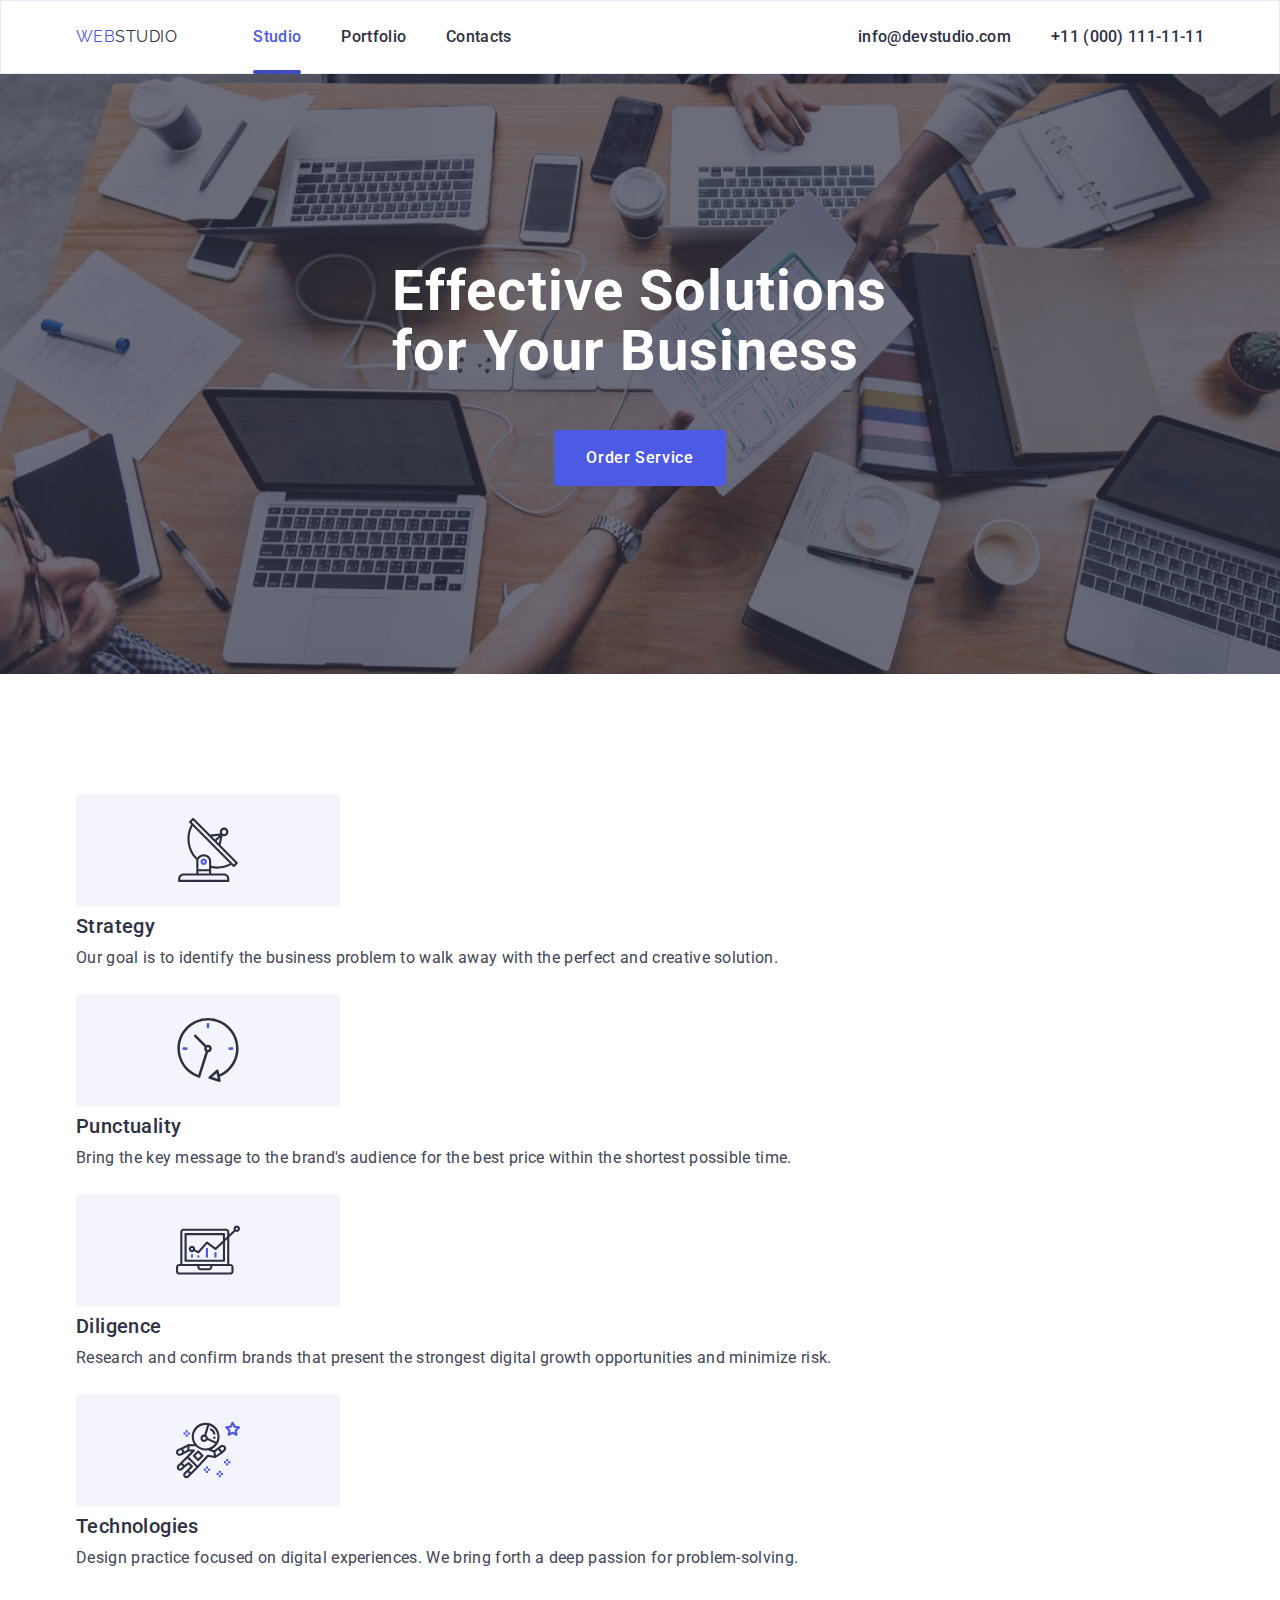
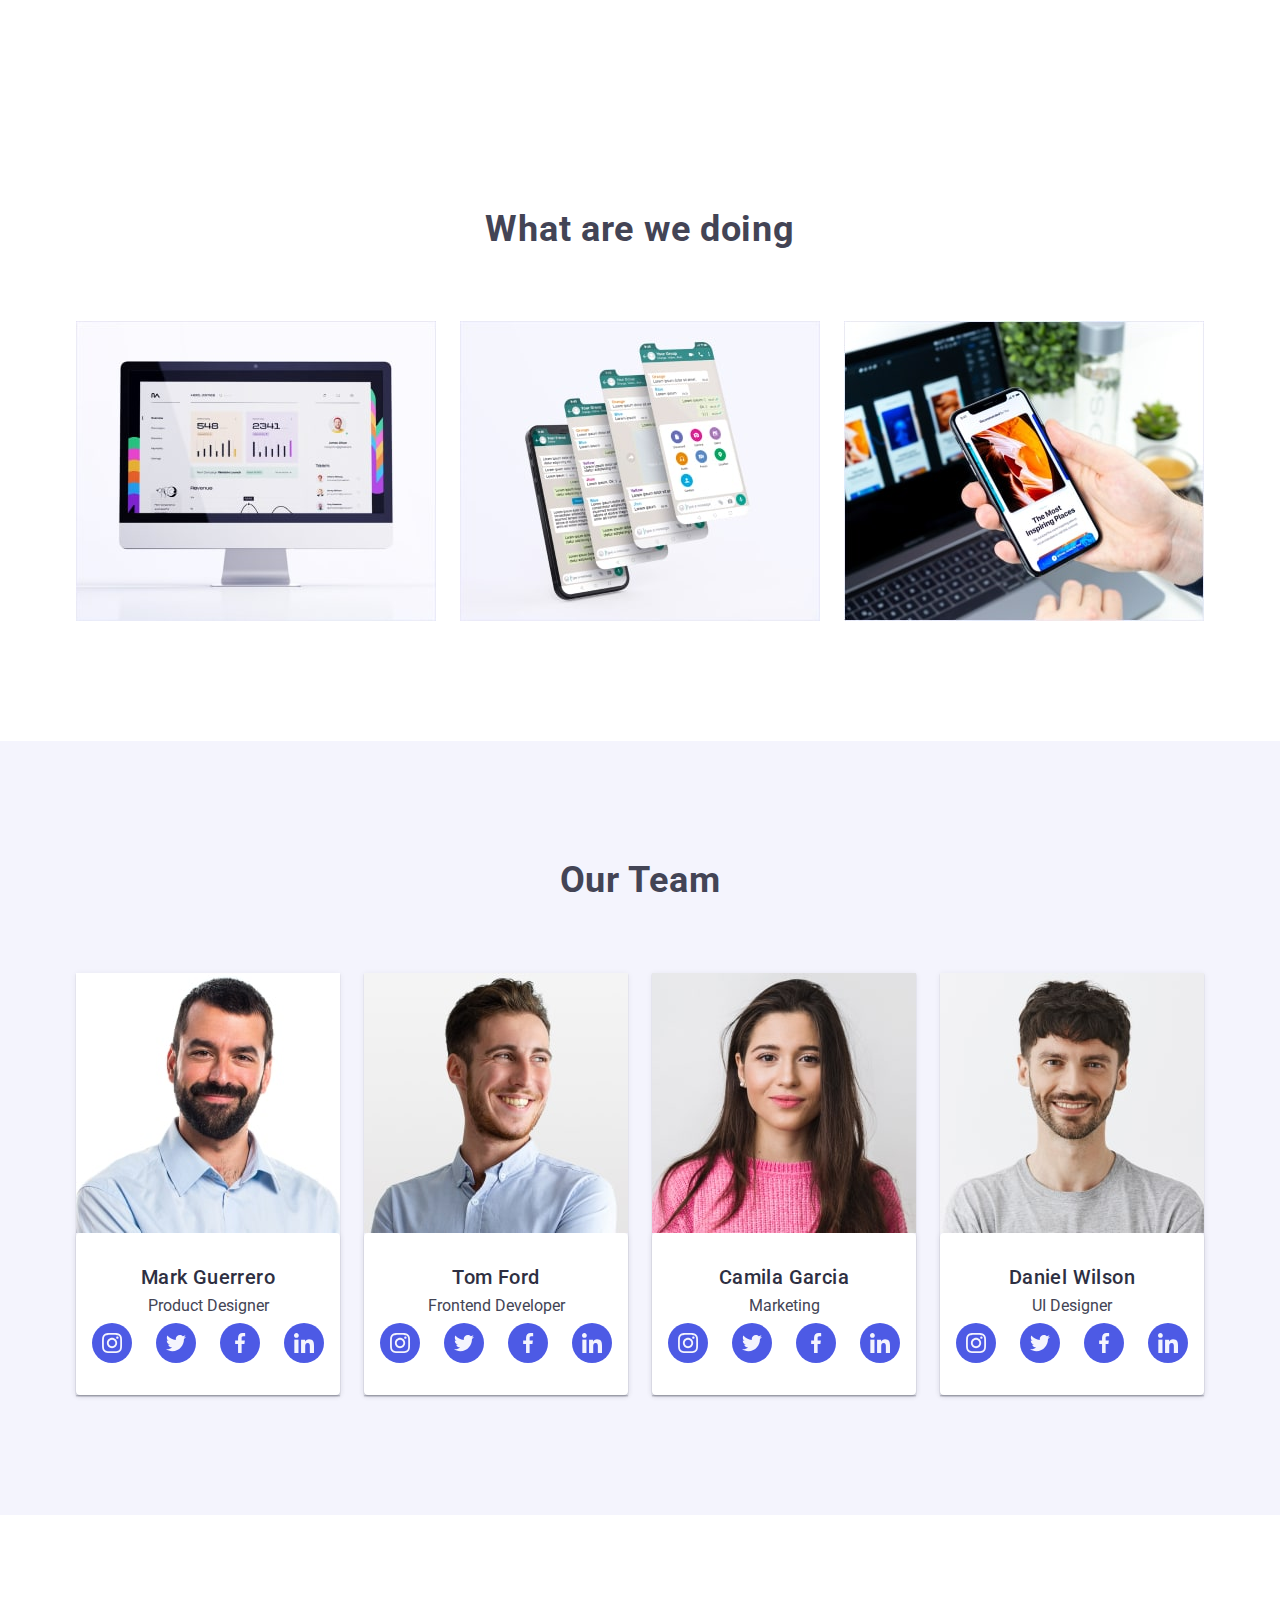
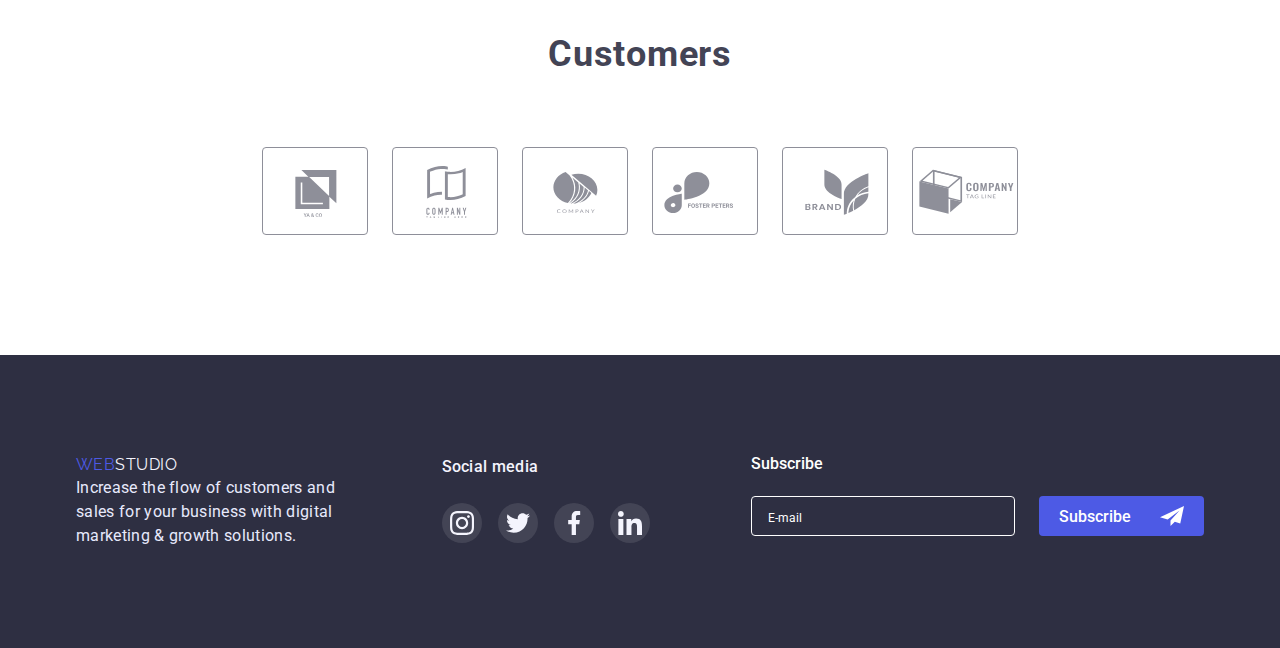
<file: index.html>
<!DOCTYPE html>
<html lang="en">
  <head>
    <meta charset="UTF-8" />
    <meta http-equiv="X-UA-Compatible" content="IE=edge" />
    <meta name="viewport" content="width=device-width, initial-scale=1.0" />
    <title>Document</title>
  <link rel="stylesheet" href="https://cdn.jsdelivr.net/npm/modern-normalize@1.1.0/modern-normalize.css">
  <link rel="preconnect" href="https://fonts.googleapis.com">
  <link rel="preconnect" href="https://fonts.gstatic.com" crossorigin>
  <link
    href="https://fonts.googleapis.com/css2?family=Marcellus&family=Mulish:wght@400;600;700;800&family=Poppins:wght@500&family=Raleway:wght@800&family=Roboto:wght@300;400;500;700&display=swap"
    rel="stylesheet">
  <link rel="stylesheet" href="./css/style.css" />
  </head>
  <body class="body">
    <!--HEADER-->
    <header class="page-header">
      <div class="container page-header-container">
      <nav class="page-nav">
        <a class="logo link" href="./index.html"
          >Web<span class="accent">Studio</span></a
        >
        <ul class="menu list">
          <li class="menu-item">
            <a class="menu-link link active current" href="./index.html">Studio</a>
          </li>
          <li class="menu-item">
            <a class="menu-link link " href="./portfolio.html">Portfolio</a>
          </li>
          <li class="menu-item"><a class="menu-link link" href="">Contacts</a></li>
        </ul>
      </nav>
      <address class="address">
        <ul class="menu list">
          <li>
            <a class="mail link" href="mailto:info@devstudio.com"
              >info@devstudio.com</a
            >
          </li>
          <li>
            <a class="tel link" href="tel:+110001111111">+11 (000) 111-11-11</a>
          </li>
        </ul>
      </address>
      </div>
    </header>
    <main>
      <!-----HERO--------->
      <section class="hero">
        <div class="container">
        <h1 class="main-title">Effective Solutions for Your Business</h1>
        <button class="modal-btn name-btn" type="button" data-modal-open>Order Service</button>
        </div>
      </section>
      <!---------Advantages Section-->
      <section class="advantages section">
        <div class="container">
        <h2 class="content-title-advantages"></h2>
        <ul class="main-list list">
          <li class="main-list-item">
            <div class="icon">
              <svg class="main-list-icon" width="64" height="64">
              <use href="./images/sprate.svg#icon-antenna"></use>
            </svg>
          </div>
          <h3 class="title-item">Strategy</h3>
          <p class="text-item">
            Our goal is to identify the business problem to walk away with the
            perfect and creative solution.
          </p>
             
           
          </li>
          <li class="main-list-item"> 
           <div class="icon">
             <svg class="main-list-icon" width="64" height="64">
             <use href="./images/sprate.svg#icon-clock"></use>
             </svg>
           </div>
          <h3 class="title-item">Punctuality</h3>
          <p class="text-item">
            Bring the key message to the brand's audience for the best price
            within the shortest possible time.
          </p>
            
            
          </li>
          <li class="main-list-item">
            <div class="icon"> 
              <svg class="main-list-icon" width="64" height="64">
              <use href="./images/sprate.svg#icon-diagram"></use>
              </svg>
          </div>
          <h3 class="title-item">Diligence</h3>
          <p class="text-item">
            Research and confirm brands that present the strongest digital
            growth opportunities and minimize risk.
          </p>
            
          
          </li>
          <li class="main-list-item">
            <div class="icon">
               <svg class="main-list-icon" width="64" height="64">
               <use href="./images/sprate.svg#icon-astronaut"></use>
               </svg>
            </div><h3 class="title-item">Technologies</h3>
            <p class="text-item">
              Design practice focused on digital experiences. We bring forth a
              deep passion for problem-solving.
            </p>
          
          </li>
        </ul>
    
        </div>
      </section>
      <!--------------SECTION CONTENT WORK----------->
      <section class="content-work section">
        <div class="container">
        <h2 class="content-title">What are we doing</h2>
        <ul class="sections list list-content-work">
          <li class="work-item">
            <img
              class="pic-item"
              src="./images/img1_min.jpg"
              alt="site"
              width="360"
            />
          </li>
          <li class="work-item">
            <img
              class="pic-item"
              src="./images/img2_min.jpg"
              alt="phone_app"
              width="360"
            />
          </li>
          <li class="work-item">
            <img
              class="pic-item"
              src="./images/img3_min.jpg"
              alt="themes_and _wallpapers_for_phones"
              width="360"
            />
          </li>
        </ul>
        </div>
      </section>
      <!------------SECTION Team--------->
      <section class="team section">
        <div class="container">
        <h2 class="content-title">Our Team</h2>

        <ul class=" list team-list">
          <li class="team-item">
            <img class="pic-item" src="./images/1.jpg" alt="Mark" width="264" />
            <div class="team-wrapper">
            <h3 class="name-title">Mark Guerrero</h3>
            <p class="item">Product Designer</p>
            <ul class="social-list list">
              <li class="social-list-item">
                <a href="" class="social-list-link">
                  <svg class="social-list-icon" weight="20" height="20">
                    <use href="./images/sprate.svg#icon-instagram"></use>
                  </svg>
                </a>
              </li>
              <li class="social-list-item">
                <a href="" class="social-list-link">
                  <svg class="social-list-icon" weight="20" height="20">
                    <use href="./images/sprate.svg#icon-twitter"></use>
                  </svg>
                </a>
              </li>
              <li class="social-list-item">
                <a href="" class="social-list-link">
                  <svg class="social-list-icon" weight="20" height="20">
                    <use href="./images/sprate.svg#icon-facebook"></use>
                  </svg>
                </a>
              </li>
              <li class="social-list-item">
                <a href="" class="social-list-link">
                  <svg class="social-list-icon" weight="20" height="20">
                    <use href="./images/sprate.svg#icon-linkedin"></use>
                  </svg>
                </a>
              </li>
            </ul>
            </div>
          </li>
          <li class="team-item">
            
            <img class="pic-item" src="./images/2.jpg" alt="Tom" width="264" />
            
            <div class="team-wrapper">
              <h3 class="name-title">Tom Ford</h3>
            <p class="item">Frontend Developer</p>
            <ul class="social-list list">
              <li class="social-list-item">
                <a href="" class="social-list-link">
                  <svg class="social-list-icon" weight="20" height="20">
                    <use href="./images/sprate.svg#icon-instagram"></use>
                  </svg>
                </a>
              </li>
              <li class="social-list-item">
                <a href="" class="social-list-link">
                  <svg class="social-list-icon" weight="20" height="20">
                    <use href="./images/sprate.svg#icon-twitter"></use>
                  </svg>
                </a>
              </li>
              <li class="social-list-item">
                <a href="" class="social-list-link">
                  <svg class="social-list-icon" weight="20" height="20">
                    <use href="./images/sprate.svg#icon-facebook"></use>
                  </svg>
                </a>
              </li>
              <li class="social-list-item">
                <a href="" class="social-list-link">
                  <svg class="social-list-icon" weight="20" height="20">
                    <use href="./images/sprate.svg#icon-linkedin"></use>
                  </svg>
                </a>
              </li>
            </ul>
            </div>
          </li>

          <li class="team-item">
            <img
              class="pic-item"
              src="./images/3.jpg"
              alt="Camila"
              width="264"
            />
            <div class="team-wrapper">
            <h3 class="name-title">Camila Garcia</h3>
            <p class="item">Marketing</p>
            <ul class="social-list list">
              <li class="social-list-item">
                <a href="" class="social-list-link">
                  <svg class="social-list-icon" weight="20" height="20">
                    <use href="./images/sprate.svg#icon-instagram"></use>
                  </svg>
                </a>
              </li>
              <li class="social-list-item">
                <a href="" class="social-list-link">
                  <svg class="social-list-icon" weight="20" height="20">
                    <use href="./images/sprate.svg#icon-twitter"></use>
                  </svg>
                </a>
              </li>
              <li class="social-list-item">
                <a href="" class="social-list-link">
                  <svg class="social-list-icon" weight="20" height="20">
                    <use href="./images/sprate.svg#icon-facebook"></use>
                  </svg>
                </a>
              </li>
              <li class="social-list-item">
                <a href="" class="social-list-link">
                  <svg class="social-list-icon" weight="20" height="20">
                    <use href="./images/sprate.svg#icon-linkedin"></use>
                  </svg>
                </a>
              </li>
            </ul>
            </div>
          </li>

          <li class="team-item">
            <img
              class="pic-item"
              src="./images/4.jpg"
              alt="Daniel"
              width="264"
            />
            <div class="team-wrapper">
            <h3 class="name-title">Daniel Wilson</h3>
            <p class="item">UI Designer</p> 
            <ul class="social-list list">
              <li class="social-list-item">
                <a href="" class="social-list-link">
                  <svg class="social-list-icon" weight="20" height="20">
                    <use href="./images/sprate.svg#icon-instagram"></use>
                  </svg>
                </a>
              </li>
              <li class="social-list-item">
                <a href="" class="social-list-link">
                  <svg class="social-list-icon" weight="20" height="20">
                    <use href="./images/sprate.svg#icon-twitter"></use>
                  </svg>
                </a>
              </li>
              <li class="social-list-item">
                <a href="" class="social-list-link">
                  <svg class="social-list-icon" weight="20" height="20">
                    <use href="./images/sprate.svg#icon-facebook"></use>
                  </svg>
                </a>
              </li>
              <li class="social-list-item">
                <a href="" class="social-list-link">
                  <svg class="social-list-icon" weight="20" height="20">
                    <use href="./images/sprate.svg#icon-linkedin"></use>
                  </svg>
                </a>
              </li>
            </ul>
            </div>
          </li>
        </ul>
        </div>
      </section>
      <section class="customers section">
        <div class="container">
          <h2 class="content-title">Customers</h2>
            <ul class="company-list list">
              <li class="company-list-item">
                <a href="" class="company-list-link">
                  <svg class="company-list-icon" width="104" height="56">
                    <use href="./images/sprate.svg#icon-logo" ></use>
                  </svg>
                </a>
              </li>
              <li class="company-list-item">
                <a href="" class="company-list-link">
                  <svg class="company-list-icon" width="104" height="56">
                    <use href="./images/sprate.svg#icon-logo1"></use>
                  </svg>
                </a>
              </li>
              <li class="company-list-item">
                <a href="" class="company-list-link">
                  <svg class="company-list-icon" width="104" height="56">
                    <use href="./images/sprate.svg#icon-logo2"></use>
                  </svg>
                </a>
              </li>
              <li class="company-list-item">
                <a href="" class="company-list-link">
                  <svg class="company-list-icon"  width="104" height="56">
                    <use href="./images/sprate.svg#icon-logo3"></use>
                  </svg>
                </a>
              </li>
              <li class="company-list-item">
                <a href="" class="company-list-link">
                  <svg class="company-list-icon" width="104" height="56">
                    <use href="./images/sprate.svg#icon-logo4"></use>
                  </svg>
                </a>
              </li>
              <li class="company-list-item">
                <a href="" class="company-list-link">
                  <svg class="company-list-icon" width="104" height="56">
                    <use href="./images/sprate.svg#icon-logo5"></use>
                  </svg>
                </a>
              </li>
            </ul>
          
        </div>
      </section>
    </main>

    <footer class="footer">
      <div class=" container footer-container ">
      <div class="footer-description">
       <a class=" link logo-footer" href="./index.html"
        >Web<span class="accent-footer">Studio</span></a>
       <p class="suptitle">
        Increase the flow of customers and sales for your business with digital
        marketing & growth solutions.
      </p>
      </div>
    <div class="footer-social">
      <p class="suptitle-media">Social media</p>
      <ul class="social-medial-list list">
        <li class="social-medial-list-item">
          <a href="" class="social-medial-list-link">
            <svg class="social-medial-list-icon" width="24" height="24">
              <use href="./images/sprate.svg#icon-instagram"></use>
            </svg>
          </a>
        </li>
        <li class="social-medial-list-item">
          <a href="" class="social-medial-list-link">
            <svg class="social-medial-list-icon" width="24" height="24">
              <use href="./images/sprate.svg#icon-twitter"></use>
            </svg>
          </a>
        </li>
        <li class="social-medial-list-item">
          <a href="" class="social-medial-list-link">
            <svg class="social-medial-list-icon" width="24" height="24">
              <use href="./images/sprate.svg#icon-facebook"></use>
            </svg>
          </a>
        </li>
        <li class="social-medial-list-item">
          <a href="" class="social-medial-list-link">
            <svg class="social-medial-list-icon" width="24" height="24">
              <use href="./images/sprate.svg#icon-linkedin"></use>
            </svg>
          </a>
        </li>
      </ul>
      
      </div>
        <div class="subscrib-wrapper">
          <p class="footer-subscribe-header">Subscribe</p>
          <form action="footer-form" class="footer-subscribe">
          <input type="email" class="footer-form-input" name="subscribe-input" placeholder="E-mail" />
          <button class="subscribe-btn" type="submit">Subscribe
            <svg class="subscribe-icon" width="24" height="24">
              <use href="./images/sprate.svg#icon-email-footer"></use>
            </svg>
          </button>
          </form>
        </div>
      </div>
    </footer>

    <div class="backdrop is-hidden" data-modal>
      <div class="modal">
      <button type="button"  class="modal-close-btn" data-modal-close>
        <svg class="modal-close-btn-icon" width="8" height="8">
        <use href="./images/sprate.svg#icon-close-black-button"></use>
        </svg>
      </button>
      <form  class="modal-form">
        <p class="massage">Leave your contacts and we will call you back</p>
        <label class="modal-form-field">
          <span class="modal-fomf-input-desc">Name</span>
          <span class="modal-input-wrapper">
              <input type="text" name="user_name" class="modal-form-input" required pattern="^[a-zA-Z]+" minlength="2" />
              <svg class="modal-input-icon" width="18" hieght="18">
                <use href="./images/sprate.svg#icon-person"></use>
              </svg>
          </span>
        </label>
        <label class="modal-form-field">
          <span class="modal-fomf-input-desc">Phone</span>
          <span class="modal-input-wrapper">
          <input type="tel" name="user_phone" class="modal-form-input" required pattern="^[0-9]{3}-[0-9]{3}-[0-9]{2}-[0-9]{2}" title="***-***-**-**"/>
        <svg class="modal-input-icon" width="18" hieght="24">
          <use href="./images/sprate.svg#icon-phone"></use>
        </svg>
        </span>
        </label>

        <label class="modal-form-field">
          <span class="modal-fomf-input-desc">Email</span>
          <span class="modal-input-wrapper">
          <input type="email" name="user_email" class="modal-form-input" />
        <svg class="modal-input-icon" width="18" hieght="24">
          <use href="./images/sprate.svg#icon-email"></use>
        </svg>
        </span>
        </label>

        <label class="modal-form-field">
          <span class="modal-fomf-input-desc">Comment</span>
          <textarea name="user-massage" class="modal-form-massage" placeholder="Text input"></textarea>
        </label>
        <label class="modal-form-options-label"> 
        <input id="user-policy" type="checkbox" name="user-policy" class="modal-form-check visually-hidden">
        <span class="modal-form-custom-checkbox">
          <svg class="modal-form-checkbox-icon" width="10" height="8" >
            <use href="./images/sprate.svg#icon-vector"></use>
          </svg>
        </span>
        <span class="modal-form-check-desc">I accept the terms and conditions of the  <a href="modal-form-link"> Privacy Policy</a> </span>
        </label>
        <button type="submit" class="modal-form-submit">Send</button>



      </form>

      </div> 
    </div>
  
<script src="./css/js/modal.js"></script>
  </body>
</html>
</file>
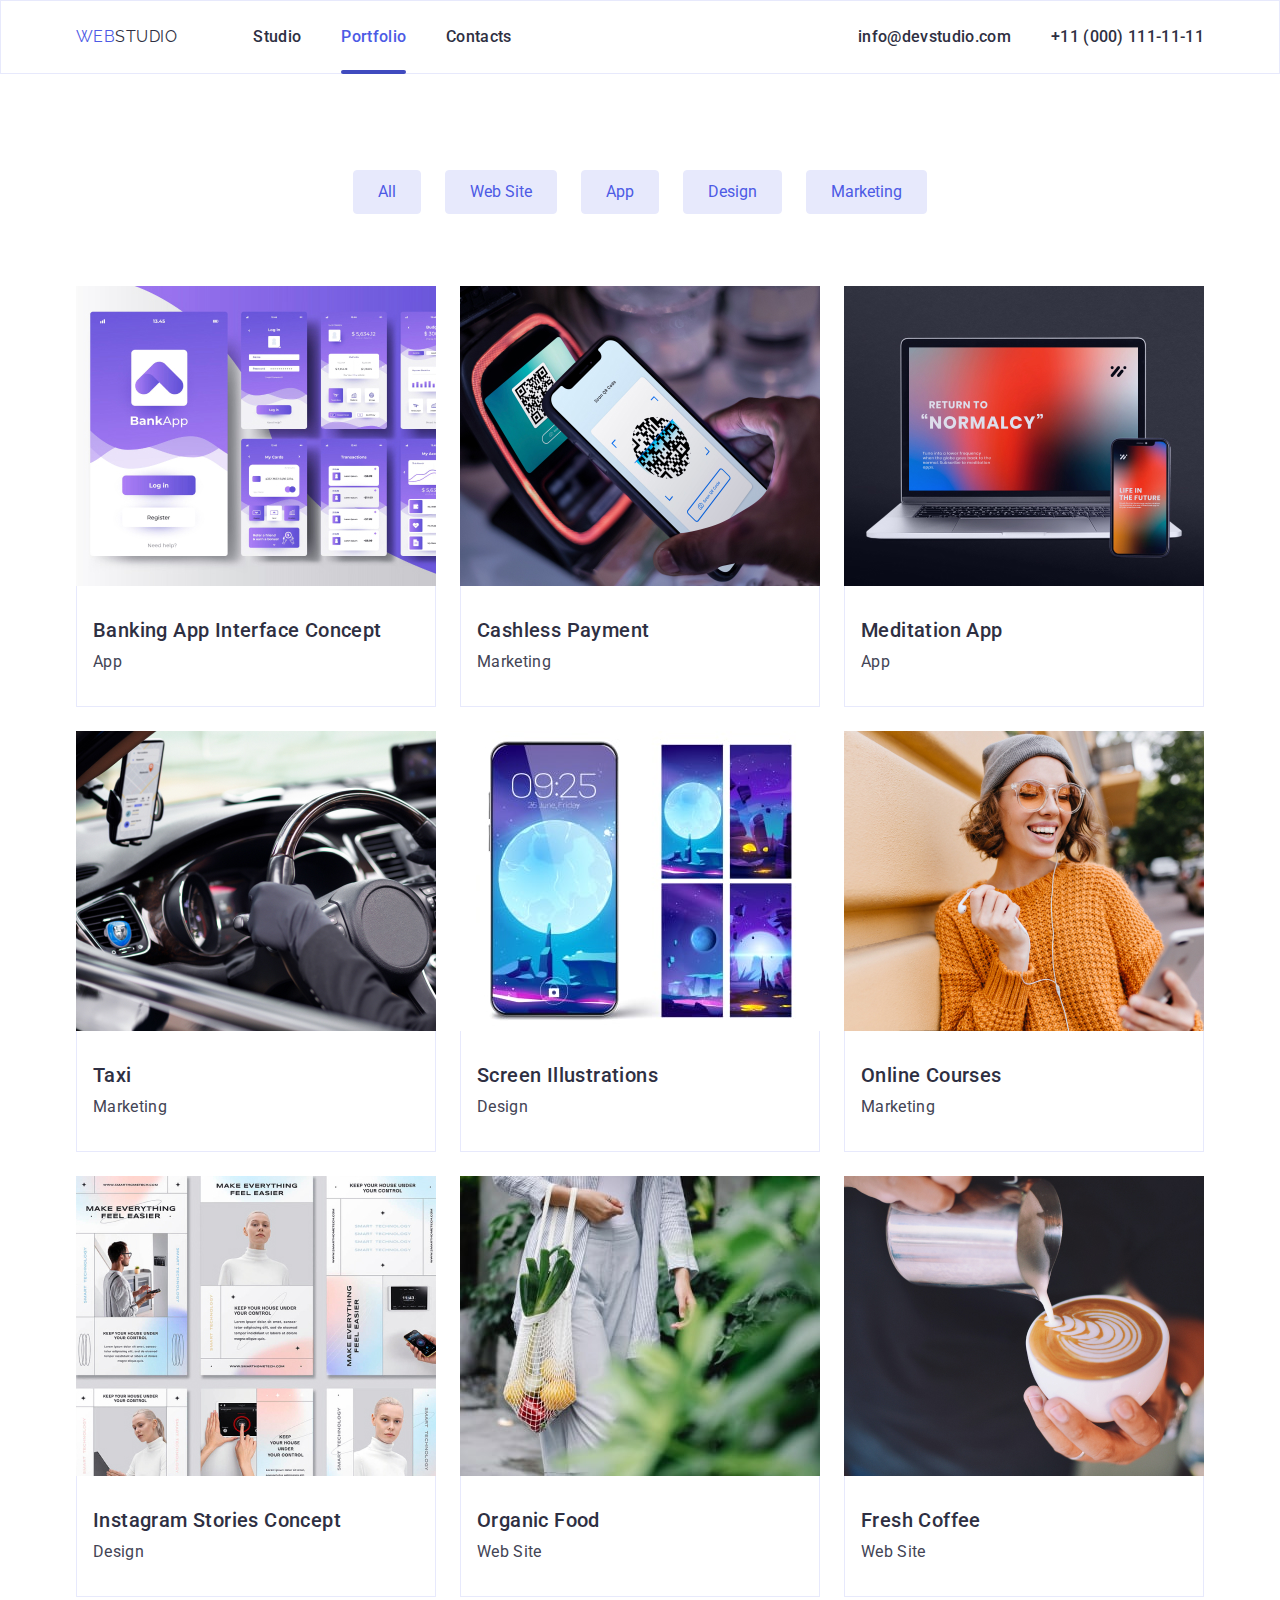
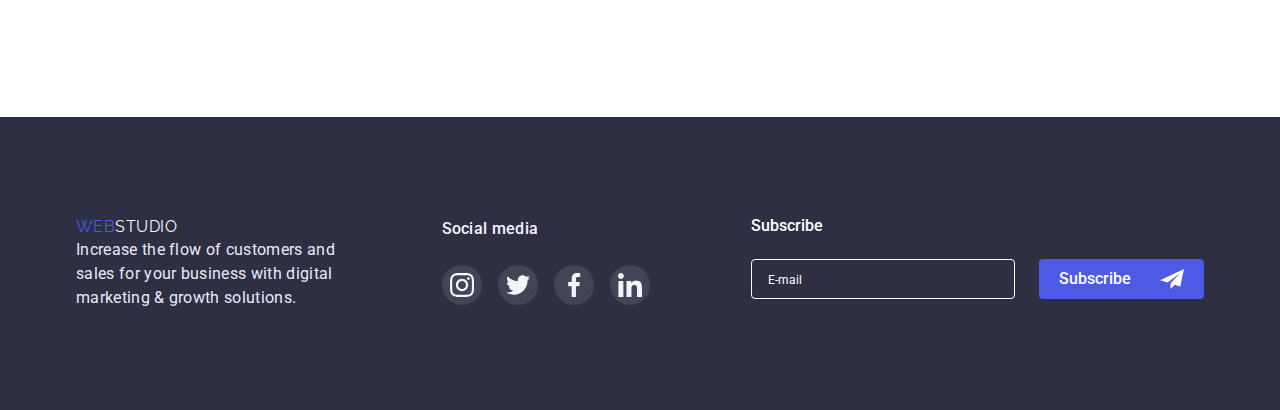
<file: portfolio.html>
<!DOCTYPE html>
<html lang="en">
  <head>
    <meta charset="UTF-8" />
    <meta http-equiv="X-UA-Compatible" content="IE=edge" />
    <meta name="viewport" content="width=device-width, initial-scale=1.0" />
    <title>Document</title>
    <link rel="stylesheet" href="https://cdn.jsdelivr.net/npm/modern-normalize@1.1.0/modern-normalize.css">
    <link rel="preconnect" href="https://fonts.googleapis.com">
    <link rel="preconnect" href="https://fonts.gstatic.com" crossorigin>
    <link
      href="https://fonts.googleapis.com/css2?family=Marcellus&family=Mulish:wght@400;600;700;800&family=Poppins:wght@500&family=Raleway:wght@800&family=Roboto:wght@300;400;500;700&display=swap"
      rel="stylesheet">
    <link rel="stylesheet" href="./css/style.css" />
  </head>

  <body class="body">
    <!--HEADER-->
    <header class="page-header">
      <div class="container page-header-container">
      <nav class="page-nav">
        <a class="logo link" href="./index.html"
          >Web<span class="accent suptitle-theme-light">Studio</span></a
        >
        <ul class="menu list">
          <li class="menu-item">
            <a class="menu-link link" href="./index.html">Studio</a>
          </li>
          <li class="menu-item">
            <a class="menu-link link active current" href="./portfolio.html">Portfolio</a>
          </li>
          <li class="menu-item"><a class="menu-link link" href="">Contacts</a></li>
        </ul>
      </nav>
      <address class="address">
        <ul class="menu list">
          <li>
            <a class="mail link" href="mailto:info@devstudio.com"
              >info@devstudio.com</a
            >
          </li>
          <li>
            <a class="tel link" href="tel:+110001111111">+11 (000) 111-11-11</a>
          </li>
        </ul>
      </address>
      </div>
    </header>
    <main>
      <!-------HERO-------->
      <section class="portfolio">
        <div class="container">
        <h1 class="main-title-hero"></h1>
        <ul class="list button-list-hero button-list">
          <li>
            <button class="modal-button" type="button">All</button>
          </li>
          <li>
            <button class="modal-button" type="button">Web Site</button>
          </li>
          <li>
            <button class="modal-button" type="button">App</button>
          </li>
          <li>
            <button class="modal-button" type="button">Design</button>
          </li>
          <li>
            <button class="modal-button" type="button">Marketing</button>
          </li>
        </ul>

        <ul class="list proekt-list">
          <li class="section-item">
            <a href="#" class="img-list-link">
              <div class="pic-item-overlay">
            <img
              class="pic-item"
              src ="./images/img-app2.jpg"
              alt="Banking_interface"
              width="360"
            />
            <p class="overlay">14 Stylish and User-Friendly App Design Concepts · Task Manager App · Calorie Tracker App · Exotic Fruit Ecommerce App ·
            Cloud Storage App</p>
            </div>
            </a>
            <div class="portfolio-wrapper"> 
            <h3 class="title-item">Banking App Interface Concept</h3>
            <p class="text-item">App</p>
            </div>

          </li>
          <li class="section-item">
            <a href="#" class="img-list-link">
              <div class="pic-item-overlay">
            <img
              class="pic-item"
              src="./images/img-app21.jpg"
              alt="Cashless_payment"
              width="360"
            />
            <p class="overlay">14 Stylish and User-Friendly App Design Concepts · Task Manager App · Calorie Tracker App · Exotic
              Fruit Ecommerce App ·
              Cloud Storage App</p>
            </div>
          </a>
            <div class="portfolio-wrapper">
            <h3 class="title-item">Cashless Payment</h3>
            <p class="text-item">Marketing</p>
            </div>
          </li>
          <li class="section-item">
            <a href="#" class="img-list-link">
              <div class="pic-item-overlay">
            <img
              class="pic-item"
              src="./images/img-app23.jpg"
              alt="screw_up"
              width="360"
            />
            <p class="overlay">14 Stylish and User-Friendly App Design Concepts · Task Manager App · Calorie Tracker App · Exotic
              Fruit Ecommerce App ·
              Cloud Storage App</p>
            </div>
            </a>
            <div class="portfolio-wrapper">
            <h3 class="title-item">Meditation App</h3>
            <p class="text-item">App</p>
            </div>
          </li>
          <li class="section-item">
            <a href="#" class="img-list-link">
                <div class="pic-item-overlay">
            <img
              class="pic-item"
              src="./images/img-app31.jpg"
              alt=""
              width="360"
            />
            <p class="overlay">14 Stylish and User-Friendly App Design Concepts · Task Manager App · Calorie Tracker App · Exotic
              Fruit Ecommerce App ·
              Cloud Storage App</p>
            </div>
            </a>
            <div class="portfolio-wrapper">
            <h3 class="title-item">Taxi</h3>
            <p class="text-item">Marketing</p>
            </div>
          </li>
          <li class="section-item">
            <a href="#" class="img-list-link">
                <div class="pic-item-overlay">
            <img
              class="pic-item"
              src="./images/img-app32.jpg"
              alt="screen"
              width="360"
            />
            <p class="overlay">14 Stylish and User-Friendly App Design Concepts · Task Manager App · Calorie Tracker App · Exotic
              Fruit Ecommerce App ·
              Cloud Storage App</p>
            </div>
            </a>
            <div class="portfolio-wrapper">
            <h3 class="title-item">Screen Illustrations</h3>
            <p class="text-item">Design</p>
          </div>
          </li>
          <li class="section-item">
            <a href="#" class="img-list-link">
            <div class="pic-item-overlay">
            <img
              class="pic-item"
              src="./images/img-app33.jpg"
              alt="woman talking online"
              width="360"
            />
            <p class="overlay">14 Stylish and User-Friendly App Design Concepts · Task Manager App · Calorie Tracker App · Exotic
              Fruit Ecommerce App ·
              Cloud Storage App</p>
            </div>
            </a>
            <div class="portfolio-wrapper">
            <h3 class="title-item">Online Courses</h3>
            <p class="text-item">Marketing</p>
            </div>
          </li>
          <li class="section-item">
            <a href="#" class="img-list-link">
                <div class="pic-item-overlay">
            <img
              class="pic-item"
              src="./images/img-app41.jpg"
              alt="Instagram Stories"
              width="360"
            />
            <p class="overlay">14 Stylish and User-Friendly App Design Concepts · Task Manager App · Calorie Tracker App · Exotic
              Fruit Ecommerce App ·
              Cloud Storage App</p>
            </div>
            </a>
            <div class="portfolio-wrapper">
            <h3 class="title-item">Instagram Stories Concept</h3>
            <p class="text-item">Design</p>
            </div>
          </li>
          <li class="section-item">
            <a href="#" class="img-list-link">
                <div class="pic-item-overlay">
            <img
              class="pic-item"
              src="./images/img-app42.jpg"
              alt="Organic Food"
              width="360"
            />
            <p class="overlay">14 Stylish and User-Friendly App Design Concepts · Task Manager App · Calorie Tracker App · Exotic
              Fruit Ecommerce App ·
              Cloud Storage App</p>
            </div>
            </a>
            <div class="portfolio-wrapper">
            <h3 class="title-item">Organic Food</h3>
            <p class="text-item">Web Site</p>
            </div>
          </li>
          <li class="section-item">
            <a href="#" class="img-list-link">
                <div class="pic-item-overlay">
            <img
              class="pic-item"
              src="./images/img-app43.jpg"
              alt="Cup of coffee"
              width="360"
            />
            <p class="overlay">14 Stylish and User-Friendly App Design Concepts · Task Manager App · Calorie Tracker App · Exotic
              Fruit Ecommerce App ·
              Cloud Storage App</p>
            </div>
            </a>
            <div class="portfolio-wrapper">
            <h3 class="title-item">Fresh Coffee</h3>
            <p class="text-item">Web Site</p>
            </div>
          </li>
        </ul>
        </div>
      </section>
    </main>
  <footer class="footer">
    <div class=" container footer-container ">
      <div class="footer-description">
        <a class=" link logo-footer" href="./index.html">Web<span class="accent-footer">Studio</span></a>
        <p class="suptitle">
          Increase the flow of customers and sales for your business with digital
          marketing & growth solutions.
        </p>
      </div>
      <div class="footer-social">
        <p class="suptitle-media">Social media</p>
        <ul class="social-medial-list list">
          <li class="social-medial-list-item">
            <a href="" class="social-medial-list-link">
              <svg class="social-medial-list-icon" width="24" height="24">
                <use href="./images/sprate.svg#icon-instagram"></use>
              </svg>
            </a>
          </li>
          <li class="social-medial-list-item">
            <a href="" class="social-medial-list-link">
              <svg class="social-medial-list-icon" width="24" height="24">
                <use href="./images/sprate.svg#icon-twitter"></use>
              </svg>
            </a>
          </li>
          <li class="social-medial-list-item">
            <a href="" class="social-medial-list-link">
              <svg class="social-medial-list-icon" width="24" height="24">
                <use href="./images/sprate.svg#icon-facebook"></use>
              </svg>
            </a>
          </li>
          <li class="social-medial-list-item">
            <a href="" class="social-medial-list-link">
              <svg class="social-medial-list-icon" width="24" height="24">
                <use href="./images/sprate.svg#icon-linkedin"></use>
              </svg>
            </a>
          </li>
        </ul>
        </li>
        </ul>
      </div>
      <div class="subscrib-wrapper">
        <p class="footer-subscribe-header">Subscribe</p>
        <form action="footer-form" class="footer-subscribe">
          <input type="email" class="footer-form-input" name="subscribe-input" placeholder="E-mail" />
          <button class="subscribe-btn" type="submit">Subscribe
            <svg class="subscribe-icon" width="24" height="24">
              <use href="./images/sprate.svg#icon-email-footer"></use>
            </svg>
          </button>
        </form>
      </div>
    </div>
  </footer>
      </body>
      
      </html>
</file>
<file: css/style.css>
/*===========Root=========*/
:root {

  --primary-font: 'Roboto', sans-serif;
  --secondary-font: 'Raleway', sans-serif;
  --color-title: #2E2F42;
  --focuc: #404BBF;
  --text400: #434455;
  --header-background-col:#E7E9FC;
  --button-normal:#E7E9FC;
  --logo:#4D5AE5;
  --logo-two: #2E2F42;
  --active-link:#4D5AE5;
  --light-section:#FFFFFF;
  --text-button:#ffffff;
  --background-button:#4D5AE5;
  --background-icon:#F4F4FD;
  --background-team:#F4F4FD;
  --transition-duration-and-func:250ms cubic-bezier(0.4, 0, 0.2, 1) ;
  --wrapper:#E7E9FC;
  --Customers:#8E8F99;
  --overlay:#F4F4FD;
  --modal:#FCFCFC;
  --social-icon:#31D0AA;
  --lighy-text:#E7E9FC;
  --logo-dark:#F4F4FD;
  --border-modal-form:rgba(46, 47, 66, 0.4);
  --text-color-modal:#2E2F42;
  
}
/*===================All===============*/
 h1,
 h2,
 h3,
 h4,
 h5,
 h6,
 p,ul,ol {
  margin: 0;
  padding: 0;
 }

 body {
   font-family: var(--primary-font);
   color: var(--color-title);
 }
 img {
  display: block;
  max-width: 100%;
  height: auto;
 }

.link {
  text-decoration: none;
 
}

.button, .btn {
  cursor: pointer;
}

.list {
  list-style: none;
  display: flex;
  gap: 24px;
  flex-wrap: wrap;
}
.section{
  padding: 120px 0;
}

/*==================HEADER================*/
.container {
  max-width: 1158px;
  padding: 0 15px;
  margin: 0 auto;
}



.tel, .mail {
  font-style: normal;
  font-weight: 500;
  font-size: 16px;
  line-height: 1.5;
  letter-spacing: 0.02em;
  color:var(--color-title);
  
  transition: color var(--transition-duration-and-func);
  display: flex;
  padding-top: 24px;
  padding-bottom: 24px;
  gap: 40px;
  
}
.tel .mail:hover,
.tel .mail:focus {
  color: var(--focuc);
}
.logo {
  font-family: var(--secondary-font);
  line-height: 1.3;
  letter-spacing: 0.03em;
  color: var(--logo);
  text-transform: uppercase;
  display: flex;
  align-items: center;
  margin-right: 76px;
  padding-top: 25px;
  padding-bottom: 25px;
}
  

.accent {
  color: var(--logo-two);
}



.page-header-container {
display: flex ;
align-items: center;
justify-content: space-between;
}

.page-nav {
  display: flex;
  align-items: center;
}
.page-header {
  
  border: 1px solid var(--header-background-col);
}

.menu {
 
  font-weight: 500;
  font-size: 16px;
  line-height: 1.5;
  letter-spacing: 0.02em;
  color: var(--color-title);
  display: flex;
  align-items: center;
  transition: color var(--transition-duration-and-func);
  position: relative;
  gap: 40px;
}

.menu-link {

  font-weight: 500;
  font-size: 16px;
  line-height: 1.5;
  letter-spacing: 0.02em;
  color: var(--color-title);
  display: flex;
  align-items: center;
  transition: color var(--transition-duration-and-func);
  position: relative;
  padding-top: 24px;
  padding-bottom: 24px;
  gap: 40px;
}

.current {
   color: var(--focuc);

}
.current::after {
  content: '';
  display: block;
  position: absolute;
  width: 100%;
  height: 4px;
  border-radius: 2px;
  bottom: -1px;
  left: 0;
  background-color: var(--focuc);

}


.menu .link:hover,
.menu .link:focus {
  font-weight: 500;
  font-size: 16px;
  line-height:1.5;
  letter-spacing:0.02em;
  color:var(--focuc);
}

.active {
  color: var(--active-link);
}
/*-------------------HERO------------------*/
.hero {
   background-color: var(--color-title);
margin-left: auto;
margin-right: auto;
padding-bottom:188px ;
padding-top: 188px;
background-image: linear-gradient(rgba(46, 47, 66, 0.7),rgba(46, 47, 66, 0.7)), url(../images/hero.jpg);
background-size: cover;
max-width: 1440px;
}

.main-title {
  font-weight: 700;
    font-size: 56px;
    line-height: 1.07;
    letter-spacing: 0.02em;
    color: var(--light-section);
  margin-bottom: 48px;
  max-width: 496px;
  margin-right: auto;
  margin-left: auto;
  
   
}

.name-btn {
  font-weight: 500;
    font-size: 16px;
    line-height: 1.5;
    letter-spacing: 0.04em;
    color: var(--text-button);
    background-color: var(--background-button);

}

.modal-btn {
  padding-top: 16px;
  padding-right: 32px;
  padding-left: 32px;
  padding-bottom: 16px;
  display:block;
  border-radius: 4px;
  margin-left: auto;
  margin-right: auto;
  border: none;
  cursor: pointer;
  transition: background-color var(--transition-duration-and-func);  
}

.modal-btn:hover,
.modal-btn:focus {
background-color: var(--focuc);
color: var(--text-button);
}
/*----------------------------PORTFOLIO HERO---------------*/
.button,
.modal-button {
  color: var(--background-button);
  background-color: var(--button-normal);
  cursor: pointer;
  padding-top: 12px;
  padding-bottom: 12px;
  padding-left: 24px;
  padding-right: 24px;
  border-radius: 4px;
border: 1px solid var(--button-normal);
transition: background-color var(--transition-duration-and-func);

}
.button-list {
  display: flex;
  justify-content: center;
  transition: background-color var(--transition-duration-and-func),
  background-color var(--transition-duration-and-func),
  box-shadov var(--transition-duration-and-func);
margin-bottom: 72px;
margin-right: auto;
min-width: auto;
}
.button,
.modal-button:hover,
.button,
.modal-button:focus {
  color: var(--button-normal);
  background-color: var(--focuc);
  box-shadow: 0px 3px 1px rgba(0, 0, 0, 0.1), 0px 2px 1px rgba(0, 0, 0, 0.08), 0px 2px 2px rgba(0, 0, 0, 0.12);
}
/*----------------------------Advantages Section---------------*/
.title-item { 
  font-weight: 500;
    font-size: 20px;
    line-height: 1.2;
    letter-spacing: 0.02em;
    color: var(--color-title); 
}

.text-item {
  color:var(--text400);
  font-weight: 400;
    font-size: 16px;
    line-height: 1.5;
    letter-spacing: 0.02em;
}

.list-calc5 {
  flex-basis: calc(100%-72px)/4;
}
 
.content {
 
  display: flex;
  flex-flow: row;
  
}

.advantages {
  display: flex;

}
.content-title-advantages {
  display: none;
}


.icon {
  display: flex;
  justify-content: center;
  align-items: center;
  width: 264px;
  height: 112px;
  background-color: var(--background-icon);
  border-radius: 4px;
  margin-bottom: 8px;

 
}

.main-list-item {
  flex-basis: calc((100%-72px)/5);
  
}
 /*----------------SECTION CONTENT WORK--------------------*/ 
.content-title {
  
  font-size: 36px;
  line-height: 1.1;
  letter-spacing: 0.02em;
  color: var(--text400);
 
  margin-bottom: 72px;
  text-align: center;
 
}

.list-content-work {
  flex-basis:calc((100%-48px)/3);
}


/*------------------SECTION TEAM----------------*/
.team {
  background-color: var(--background-team);
}
.name-title {
  font-weight: 500;
    font-size: 20px;
    line-height: 1.2;
    letter-spacing: 0.02em;
    color: var(--color-title);
    margin-bottom: 8px;
    padding-left: 16px;
      padding-right: 16px;
}

.item {
  color: var(--text400);
  padding-left: 52px;
  padding-right: 52px;
  margin-bottom: 8px;
}
.team-item {
  flex-basis: calc(100%-72px)/4;
  box-shadow: 0px 1px 6px rgba(46, 47, 66, 0.08), 0px 1px 1px rgba(46, 47, 66, 0.16), 0px 2px 1px rgba(46, 47, 66, 0.08);
}


.team-wrapper {
padding-top: 32px;
padding-bottom: 32px;
background: var(--light-section);
box-shadow: 0px 1px 6px rgba(46, 47, 66, 0.08), 0px 1px 1px rgba(46, 47, 66, 0.16), 0px 2px 1px rgba(46, 47, 66, 0.08);

text-align: center;
border-radius: 4px;
}
.social-list {
  display: flex;
  justify-content: center;
  gap: 24px;
}
.social-list-link {
  display:flex;
  justify-content: center;
  align-items: center;
  width: 40px;
  height: 40px;
  background-color: var(--active-link);
  border-radius: 50%;
  transition: background-color var(--transition-duration-and-func);
    

}
.social-list-link:hover,
.social-list-link:focus {
  background-color: var(--focuc);
}
/*============Section Portfolio==================*/

.button-list-hero {
  flex-basis: calc(100%-96px)/5;
}

.proekt-list{
  flex-basis: calc(100%-48px)/3;
}

.portfolio-wrapper {
  padding: 32px 16px;
  border: 1px solid var(--wrapper);
  border-top: none;
}
.title-item {
  margin-bottom: 8px;

}

.portfolio {
  padding-top: 96px;
  padding-bottom: 120px;
  padding-right: auto;
  padding-left: auto;
}
.pic-item {
transition: box-shadov var(--transition-duration-and-func);
}
.pic-item :hover {
box-shadow: 0px 1px 6px rgba(46, 47, 66, 0.08), 0px 1px 1px rgba(46, 47, 66, 0.16), 0px 2px 1px rgba(46, 47, 66, 0.08);
}

/*--------------------Customers---------------------*/

.company-list-link {
  display: flex;
  justify-content: center;
  align-items: center;
  height: 88px;
  border:  1px solid var(--Customers);
  border-radius: 4px;
  color: var(--Customers);
  transition: color var(--transition-duration-and-func);
}

.company-list-item{
flex-basis: calc((100%-120px)/7);
}
.company-list-link:hover,
.company-list-link:focus {
  border: 1px solid var(--focuc);
  color: var(--focuc);

}
.company-list-icon {
  fill:currentColor;
}


.company-list-link:hover .company-list-icon,
.company-list-link:focus .company-list-icon {
  fill: currentColor;
}



.company-list {
  display: flex;
  justify-content: center;
  gap: 24px;
  
}

.overlay {
  font-weight: 400;
    font-size: 16px;
    line-height: 1.5;
    letter-spacing: 0.02em;
  color: var(--overlay);
  background-color:var(--background-button);
  padding-top: 40px;
  padding-bottom: 40px;
  padding-right: 32px;
  padding-left: 32px;
  position: absolute;
  width: 100%;
  height: 100%;
  top:0;
  left:0;
  overflow: y auto;
  transform: translate(0,100%);
  transition: transform var(--transition-duration-and-func);
  
}

.pic-item-overlay {
  position: relative;
  overflow: hidden;

}
.img-list-link:focus .overlay,
.img-list-link:hover .overlay {
transform: translate(0,0);
}
/*-----------------FOOTER-------------------------*/
.footer {
background-color: var(--color-title);
  padding-top: 100px;
  padding-bottom: 100px;
  
}

.footer-container {
  display: flex; 
  justify-content: space-between;
  
}

.footer-description {
display: flex;
display: block;
}
.logo-footer{
  padding-top: 0px;
  font-family: var(--secondary-font);
    line-height: 1.3;
    letter-spacing: 0.03em;
    color: var(--logo);
    text-transform: uppercase;
    display: flex;
    align-items: center;
    margin-right: 76px;
    
    
}
.accent-footer {
  color: var(--logo-dark);
  
}

.suptitle {

    line-height: 1.5;
    letter-spacing: 0.02em;
    color: var(--lighy-text);
    display: block;
   width: 264px;


}
.suptitle-media {
  display: flex;
    font-weight: 500;
    font-size: 16px;
    line-height: 1.5;
    letter-spacing: 0.02em;
    color: var(--background-icon);
    margin-bottom: 24px;
  
  
}

.social-medial-list {
  display: flex;
  justify-content:flex-start;
  align-items: center;
  gap: 16px;

  
}
.social-medial-list-item {
  
  justify-content: flex-start;
  

}

.social-medial-list-link {
  display: flex;
  width: 40px;
  height: 40px;
  border-radius: 50%;
  background: rgba(255, 255, 255, 0.1);
 justify-content: center;
 align-items: center;
transition: background-color var(--transition-duration-and-func);
 
}

.social-medial-list-icon {
color: var(--background-icon);
justify-content: center;
align-items: center;

}
.social-medial-list-link:hover,
.social-medial-list-link:focus {
  background: var(--social-icon);
}

.subscrib-wrapper {
  display: inline-block;
  justify-content:space-evenly;

}

.footer-subscribe-header{
  font-weight: 500;
    font-size: 16px;
    line-height: 1.5px;
    color: var(--light-section);
    display: inline-block;
   margin-bottom: 16px;
    
}
.footer-subscribe {
  display: flex;
}
.footer-form-input {
  width: 264px;
  height: 40px;
  background-color: var(--color-title);
  border: 1px solid var(--light-section);
  border-radius: 4px;
  padding-left: 16px;
  margin-top: 16px;
  outline: none;
  color: var(--light-section);

}

.footer-form-input::placeholder {
  font-size: 12px;
  line-height: 2;
  display: flex;
  align-items: center;
  color: var(--light-section);

}

.subscribe-btn {
  display: flex;
  background: var(--background-button);
  border-radius: 4px;
  margin-left: 24px;
  width: 165px;
  height: 40px;
  justify-content: space-around;
  align-items: center;
  font-weight: 500;
  font-size: 16px;
  line-height: 1.5px;
  color: var(--light-section);
  margin-top: 16px;
  border: none;
  cursor: pointer;
   
}


.subscribe-icon{
  display: flex;
  justify-content: center;
  align-items: center;
}
/*=================/FOOTER============*/
/*================MODAL WINDOW=============*/
.backdrop {
position: fixed;
z-index: 100;
top: 0;
left: 0;
width: 100%;
height: 100%;
background-color:rgba(46, 47, 66, 0.4);
transition: opacity var(--transition-duration-and-func), visibility var(--transition-duration-and-func);
}
.backdrop.is-hidden {
  opacity: 0;
  visibility: hidden;
  pointer-events: none;
}

.backdrop.is-hidden .modal{
  transform: translate(-50%,-50%) scale (1.2);
}
.modal {

  position:absolute;
  top: 50%;
  left: 50%;
  transform: translate(-50%, -50%);
  max-width: 408px;
  width: 100%;
  height: 576px;
  padding-left: 24px;
  padding-right: 24px;
  padding-top: 72px;
  padding-bottom: 24px;
  background-color: var(--modal);
  box-shadow: 0px 1px 1px rgba(0, 0, 0, 0.14), 0px 1px 3px rgba(0, 0, 0, 0.12), 0px 2px 1px rgba(0, 0, 0, 0.2);
  border-radius: 4px;
  transition: background-color var(--transition-duration-and-func);
}

.modal-close-btn {
  position: absolute;
  top: 24px;
  right: 24px;
  display: flex;
  justify-content: center;
  align-items: center;
  width: 24px;
  height: 24px;
  background-color: var(--button-normal);
  border: 1px solid rgba(0, 0, 0, 0.1);
  border-radius: 50%;
  padding: 0;
  transition: background-color var(--transition-duration-and-func);
}
.modal-close-btn-icon {
transition: color var(--transition-duration-and-func);
color:var(--color-title);
fill:currentColor;
cursor: pointer;
border: none;
}
.modal-close-btn:hover, 
.modal-close-btn:focus {
background-color:var(--focuc);
}
.modal-close-btn:hover .modal-close-btn-icon,
.modal-close-btn:focus .modal-close-btn-icon{
  color: var(--light-section);
}



/*================/MODAL WINDOW=============*/
/*================/MODAL FORM =============*/
.modal-form {
  display: flex;
  flex-direction: column;
}
.modal-form-input{
  width: 100%;
  height: 40px;
 border: 1px solid var(--border-modal-form);
  border-radius: 4px;
  padding-left: 62px;
  transform: border-color var(--transition-duration-and-func);
 
  
}

.modal-form-input:focus {
  border-color: var(--focuc);
  outline: none;
}

.modal-form-input:focus + .modal-input-icon{
fill: var(--active-link);
}
.modal-fomf-input-desc{
   display: block;
    font-weight: 400;
    font-size: 12px;
    line-height: 1.2;
    color: var(--Customers);
    margin-bottom: 4px;
    margin-top: 8px;
}
.modal-form-massage{
  width: 100%;
  font-weight: 400;
  font-size: 12px;
  line-height: 1.2;
  border: 1px solid var(--border-modal-form);
  border-radius: 4px;
  padding: 8px 16px 8px 16px;
 transform: border-color var(--transition-duration-and-func);
  resize: none;
  width: 100%;
  height: 120px;
}

.modal-form-massage:focus{
  border-color: var(--focuc);
  outline: none;
}
.massage {
  font-weight: 500;
    font-size: 16px;
    line-height: 1.5;
    text-align: center;
    color: var(--text-color-modal);
    margin-bottom: 8px;
}

.modal-input-wrapper {
  position: relative;
  display: block;
}
.modal-input-icon{
position: absolute;
 top: 50%;
 left: 16px;
transform: translateY(-50%);
transition: var(--transition-duration-and-func);}

.modal-form-custom-checkbox {
  display: inline-flex;
  align-items: center;
  width: 16px;
  height: 16px;
  margin-bottom: 10px;
  margin-right: 10px;
  background: var(--modal);
  border: 1px solid var(--border-modal-form);
  border-radius: 2px;
  padding-left: 3px;
  padding-right: 4px;
  appearance: none;
  transition: backgruond var(--transition-duration-and-func);
  cursor: pointer;
}
.modal-form-checkbox-icon {
  display: block;
  align-items: center;
  justify-content: center;
  opacity: 0;
  
}

.modal-form-check:checked + .modal-form-custom-checkbox{
  background-color: var(--focuc);
  border: 1px solid var(--focuc) ;
}
.modal-form-check{
  transition: var(--transition-duration-and-func);
}
 .modal-form-check:checked +.modal-form-custom-checkbox .modal-form-checkbox-icon{
opacity: 1;
fill: var(--background-icon);
}

.visually-hidden{
  position: absolute;
  width: 1px;
  height: 1px;
  margin: -1px;
  border: o;
  padding: 0;
  white-space: nowrap;
  clip-path: inset(100%);
  clip:rect(0000);
  overflow: hidden;
}
.modal-form-check-desc {
  font-weight: 400;
  font-size: 12px;
  line-height: 1.2px;
  color: var(--Customers);
  margin-top: 16px;
  margin-right: 22px;
}
.modal-form-link {
  font-weight: 400;
    font-size: 12px;
    line-height: 1.2px;
    color: var(--active-link);
}

.modal-form-submit{
  display: block;
  margin-left: auto;
  margin-right: auto;
  margin-top: 24px;
  cursor: pointer;
  color: var(--light-section);
  background-color: var(--background-button);
  box-shadow: 0px 4px 4px rgba(0, 0, 0, 0.15);
  border-radius: 4px;
  padding: 16px 32px 16px 32px;
  font-weight: 500;
  
  font-size: 16px;
  line-height: 1.5px;
  width: 100%;
  max-width: 169px;
  height: 56px;
  border: none;
  

}
/*================/MODAL FORM=============*/
</file>
